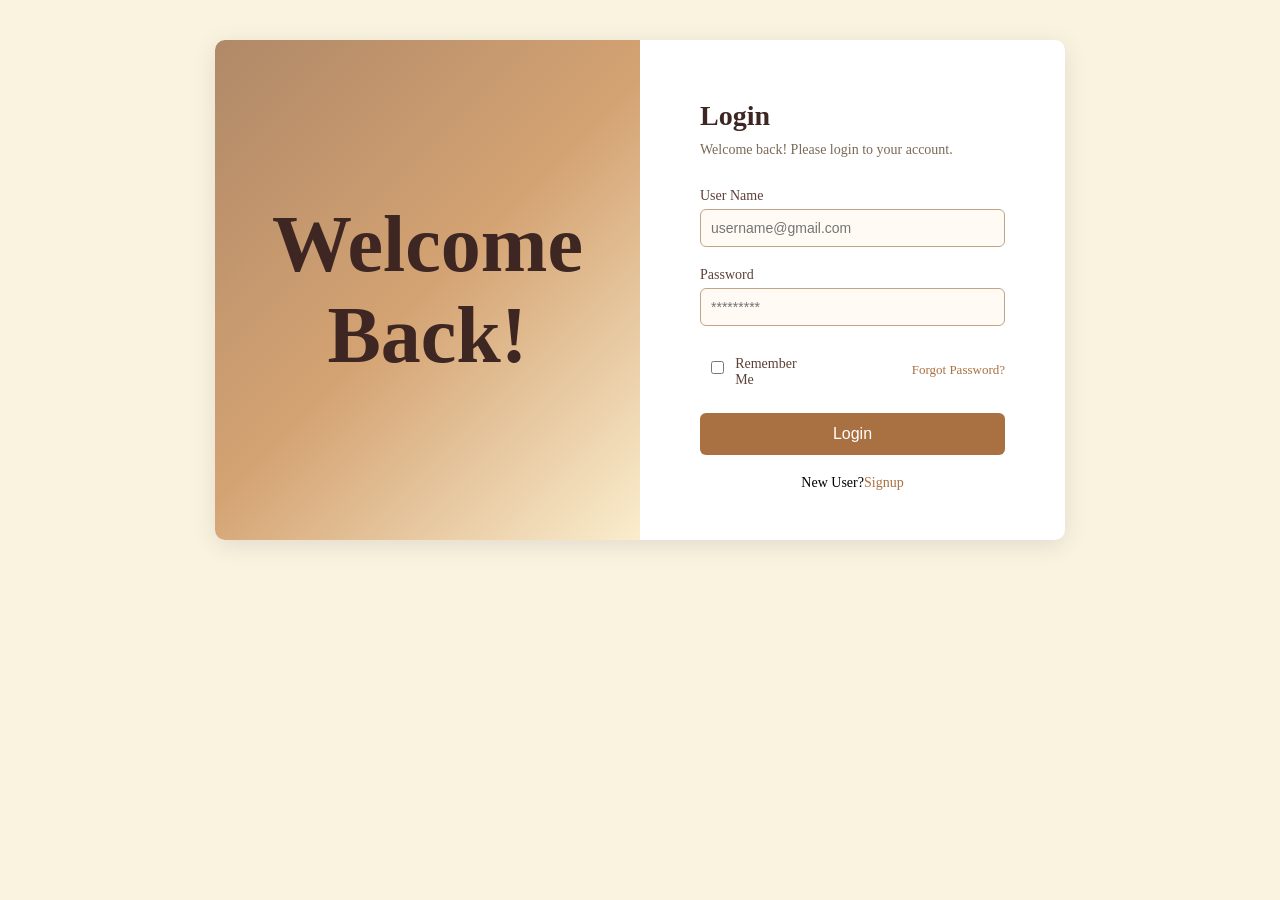
<file: login.html>
<!DOCTYPE html>
<html lang="en">
<head>
    <meta charset="UTF-8">
    <meta name="viewport" content="width=device-width, initial-scale=1.0">
    <title>Login</title>
    <link rel="stylesheet" href="style.css">
</head>
<body>
    <div class="login-container">
        <div class="left-side">
            <h1>Welcome <br> Back!</h1>
        </div>
        <div class="right-side">
            <h2>Login</h2>
            <p class="welcome-text">
                Welcome back! Please login to your account.
            </p>
            <form class="login-form">
                <label for="email">User Name</label>
                <input type="email" name="email" id="email"
                placeholder="username@gmail.com" required>

                <label for="password">Password</label>
                <input type="password" name="password" id="password"
                placeholder="*********" required>

                <div class="options">
                    <label>
                        <input type="checkbox"> 
                        Remember Me
                    </label>
                    <a href="#">Forgot Password?</a>
                </div>

                <button type="submit" class="login-btn">Login</button>
                <p class="signup-text">New User?<a href="@">Signup</a></p>
            </form>
        </div>
    </div>
</body>
</html>
</file>
<file: style.css>
*{
    margin: 0;
    padding: 0;
    box-sizing: border-box;
}
body{
    background-color: #FAF3E0;
}
header{
    width: 100%;
    height: 60px;
    background-color: #795548;
    color: #fff;
    display: flex;
    justify-content: space-between;
    align-items: center;
    padding: 0 10%;
    position: fixed;
    top: 0;
    
}
.logo img{
    width: 100px;
    height: 100px;
}
nav ul{
    display: flex;
    gap: 20px;
    list-style: none;
}

nav a,.shop a{
    text-decoration: none;
    color: #FFF3E0;
}

nav a:hover{
    color: #6B3F2C;
    text-decoration: underline;
}

nav li:hover{
    scale: 1.2;
    transition: 0.5s;
}

.shop i{
    font-size: 24px;
    padding: 20px;
    color: #fff;
}

/* hero-section */
.hero{
    width: 100%;
    height: 500px;
    background: url('image/bg1.jpg') no-repeat center center/cover;
    display: flex;
    justify-content: center;
    align-items: center;
}
.hero-text{
    padding: 60px 10%;
    text-align: center;
    background-color: rgba(0, 0, 0, 0.4);
    color: #fff;
}
.hero-text h2{
    font-size: 3em;
    margin-bottom: 20px;
}
.hero-text p{
    font-size: 1.5em;
    margin-bottom: 20px;
}
.btn{
    background-color: #8b4513;
    color: #fff;
    padding: 12px 25px;
    border-radius: 20px;
    text-decoration: none;
}

/* why choose us */
.why{
    padding: 60px 10%;
    text-align: center;
}
.cards{
    display: flex;
    flex-wrap: wrap;
    gap: 20px;
}
.card{
    box-shadow: 0 2px 8px rgba(0, 0, 0, 0.1);
    border-radius: 10px;
    min-width: 250px;
    flex: 1;
    padding: 20px;
    background: #fff;
}
.card img{
    width: 100%;
    border-radius: 10px;
}
.card p{
    margin: 17px 0;
}
.card h3{
    margin: 15px 0;
}

/* visit us */
.visit{
    display: flex;
    padding: 60px 10%;
    gap: 20px;
    align-items: center;
    flex-wrap: wrap;
}
.visit-images{
    display: flex;
    gap: 15px;
    flex-wrap: wrap;
}
.visit-images img{
    width: 100%;
    max-width: 250px;
    border-radius: 10px;
}
.visit-text p{
    margin: 15px 0 20px;
}

/* footer */
footer{
    background-color: #8b4513;
    text-align: center;
    padding: 20px 0;
    margin-top: 40px;
    color: #fff;
}

/* modal popup box */

.modal{
    width: 40%;
    height: 40%;
    position: fixed;
    top: 20%;
    left: 30%;
    background-color: #fff;
    z-index: 1000;
    padding: 20px;
    text-align: center;
    border-radius: 15px;
}

.modal input[type="email"], .SubmitBtn{
    width: 70%;
    padding: 10px;
    margin: 15px 0;
    border: 1px solid #ccc;
    border-radius: 6px;
    font-size: 1em;
}

.SubmitBtn{
    background-color: #d38752;
    color: #fff;
    border: none;
    cursor: pointer;
}

.modal h2{
    margin-bottom: 10px;
}

.closebtn{
    float: right;
    font-size: 24px;
    cursor: pointer;
}
/* menu page */
.product-section{
    margin: 60px 5%;
}
.product-section h2{
    text-align: center;
    margin: 35px 0;
    font-size: 2.5em;
}

/* Contact us Page */
.hero-contact{
    width: 100%;
    height: 300px;
    background: url('image/bg1.jpg') no-repeat center center/cover;
    padding: 50px 20px;
    text-align: center;
    color: #fff;
}
.hero-contact h1{
    font-size: 2.5em;
    margin-bottom: 20px;
}
.hero-contact p{
    font-size: 1.2em;
    max-width: 600px;
    margin: 0 auto;
}
.contact-container{
    max-width: 1200px;
    margin: auto;
    display: flex;
    padding: 50px 20px;
    gap: 40px;
}
.left,.right{
    flex: 1;
}
.contact{
    display: flex;
    flex-wrap: wrap;
    gap: 20px;
    margin-bottom: 20px;
}
.contact-box{
    flex: 1 1 calc(50% - 20px);
    background-color: #fafafa;
    padding: 20px;
    border-radius: 12px;
    box-shadow: 0 2px 6px rgba(0, 0, 0, 0.1);
    text-align: center;
}
.contact-box h3{
    margin: 0 0 5px;
    font-size: 18px;
}
.contact-box p{
    margin: 0;
    font-size: 14px;
    color: #666;
}

/*Contact Form */
.right p{
    color: #666;
    font-size: 14px;
    margin-bottom: 20px;
}
.right h2{
    margin-top: 0;
    font-size: 28px;
}
.form-group{
    margin-bottom: 15px;
}
.form-group input,.form-group textarea{
    width: 100%;
    padding: 12px;
    margin: 10px 0;
    border: 1px solid #ccc;
    border-radius: 6px;
    font-size: 14px;
}
.right button{
    background-color: #d38752;
    color: #fff;
    padding: 12px 20px;
    border: none;
    border-radius: 6px;
    cursor: pointer;
    font-size: 1em;
    width: 100%;
}
.right button:hover{
    background-color: #b46d3c;
}

.map iframe{
    width: 100%;
    height: 250px;
    border: none;
    border-radius: 12px;
}

/* cart page */
.cart-container{
    width: 80%;
    margin: 80px auto;
}

table{
    width: 100%;
    border-collapse: collapse;
}
.cart-info{
    display: flex;
    flex-wrap: wrap;
}
td img{
    width: 100px;
    height: 100px;
    margin-right: 10px;
}
th{
    text-align: left;
    padding: 10px;
    background-color: #f4f4f4;
}
td{
    padding: 10px;
    border-bottom: 1px solid #ddd;
    /* vertical-align: middle; */
}
td input{
    width: 50px;
    padding: 5px;
    text-align: center;
}
td a{
    color: #d38752;
    text-decoration: none;
}
.total-price{
    display: flex;
    justify-content: flex-end;
}
.total-price table{
    border-top: 3px solid #ddd;
    width: 100%;
    max-width: 400px;
}

td:last-child,th:last-child{
    text-align: right;
}

/* login page */

.login-container{
    width: 850px;
    height: 500px;
    display: flex;
    margin: 40px auto;
    border-radius: 10px;
    overflow: hidden;
    box-shadow: 0 5px 25px rgba(0, 0, 0, 0.1);
    background: #fff;
}

.left-side{
    width: 50%;
    background: linear-gradient(135deg,#b08968,#d4a373,#faedcd);
    display: flex;
    justify-content: center;
    align-items: center;
    color: #fff;
    font-size: 40px;
    text-align: center;
    padding: 20px;
    color: #3e2723;
}
.right-side{
    width: 50%;
    padding: 60px;
}
.right-side h2{
    font-size: 28px;
    margin-bottom: 10px;
    color: #3e2723;
}
.welcome-text{
    font-size: 14px;
    color: #7a6a56;
    margin-bottom: 30px;
}

.login-form input{
    width: 100%;
    padding: 10px;
    border: 1px solid #bfa48a;
    border-radius: 6px;
    outline: none;
    margin-bottom: 10px;
    font-size: 14px;
    background-color: #fffaf3;
}

.login-form label{
    font-size: 14px;
    color: #5d4037;
    display: block;
    margin: 10px 0 5px;
}

.options{
    display: flex;
    justify-content: space-between;
    align-items: center;
    font-size: 13px;
    margin: 10px 0 20px;
}
.options label{
    display: flex;
    align-items: center;
}
.options a{
    text-decoration: none;
    color: #a97142;
}
.login-btn{
    width: 100%;
    padding: 12px;
    background: #a97142;
    border: none;
    border-radius: 6px;
    color: #fff;
    font-size: 16px;
    cursor: pointer;
    transition: 0.3s;
}
.login-btn:hover{
    background: #8b5e34;
}
.signup-text{
    text-align: center;
    font-size: 14px;
    margin-top: 20px;
}
.signup-text a{
    color: #a97142;
    text-decoration: none;
    font-weight: 500;
}
/* mobile view */
@media screen and (max-width:768px){
    .logo{
        display: none;
    }
    .modal{
        width: 80%;
        height: auto;
        left: 10%;
    }
    .contact-container{
        flex-direction: column;
    }
    .login-container{
        flex-direction: column;
        width: 100%;
        height: auto;
    }
    .left-side,.right-side{
        width: 100%;
    }
    .left-side{
        font-size: 30px;
        padding: 40px 20px;
    }
    .right-side{
        padding: 40px 25px;
    }
    .right-side h2{
        text-align: center;
    }
    .signup-text{
        margin-bottom: 10px;
    }
    .shop{
        position: absolute;
        right: 20px;
    }
}
</file>
